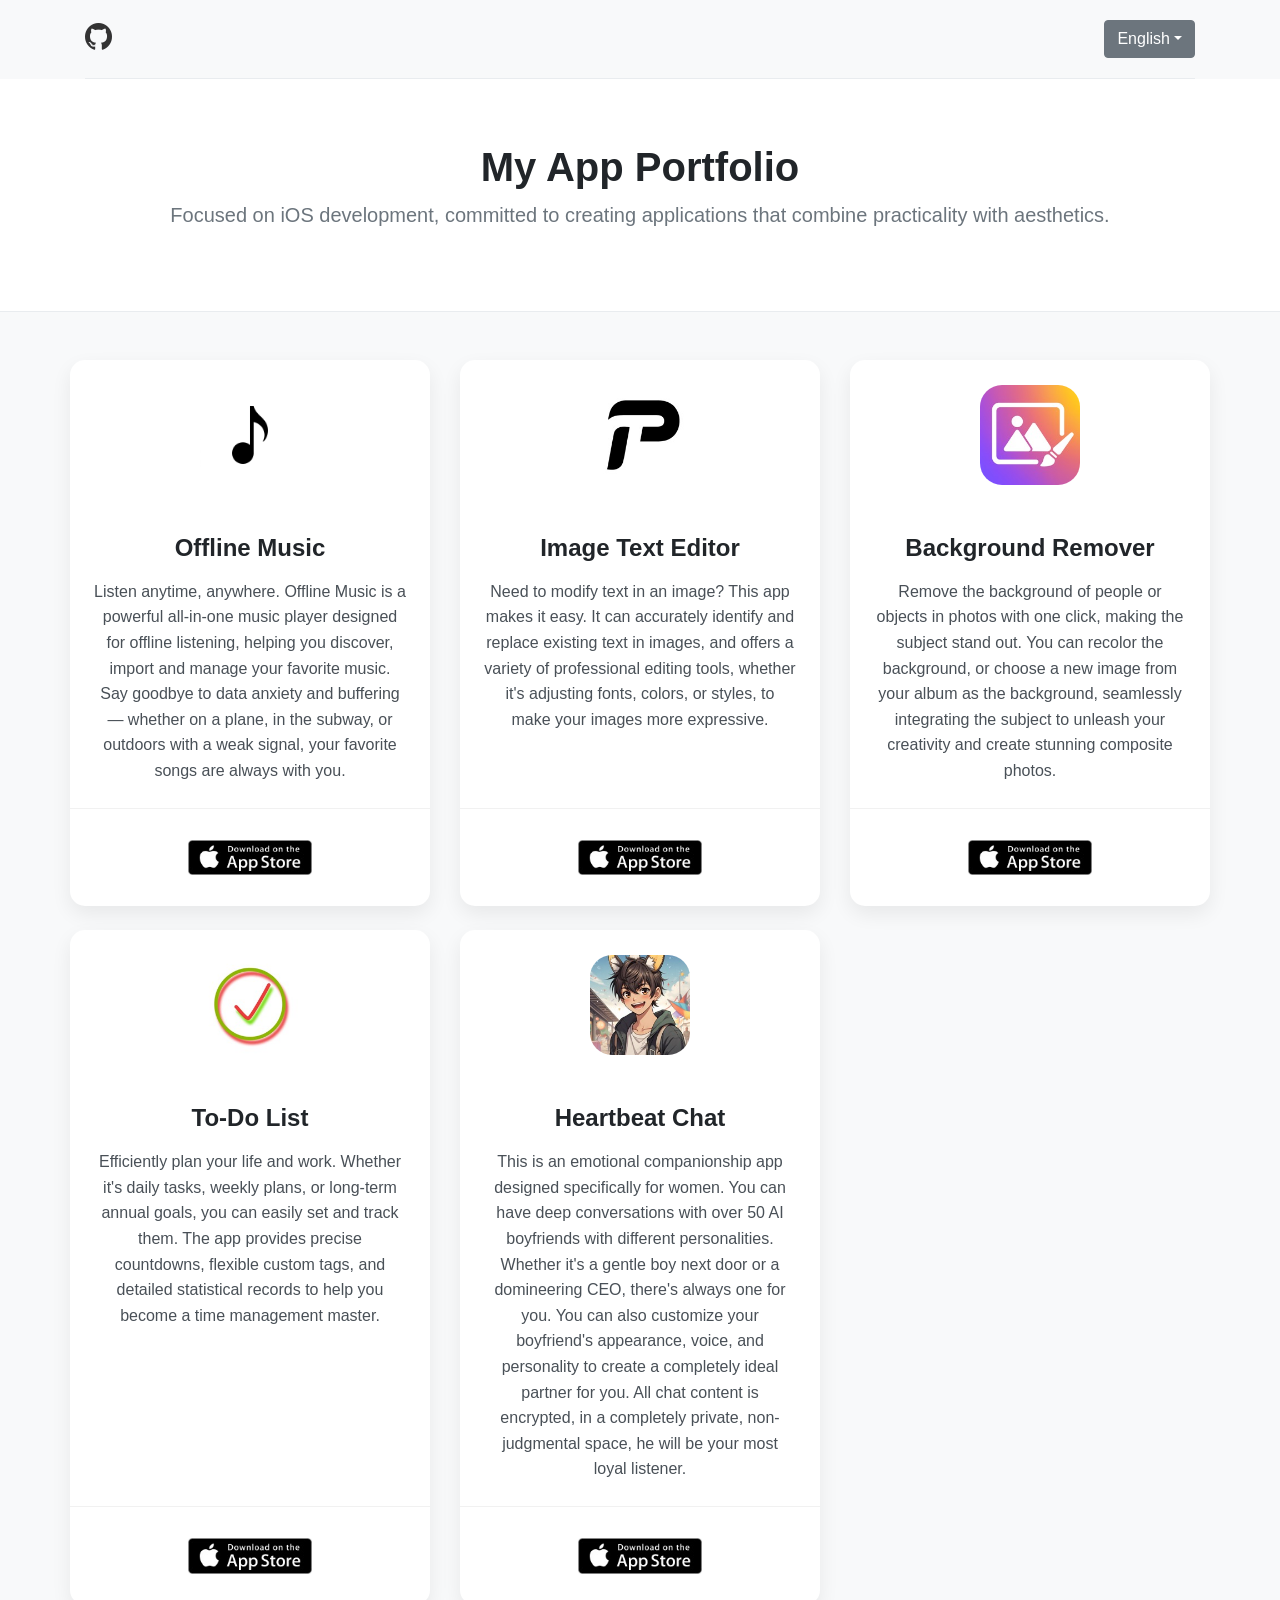
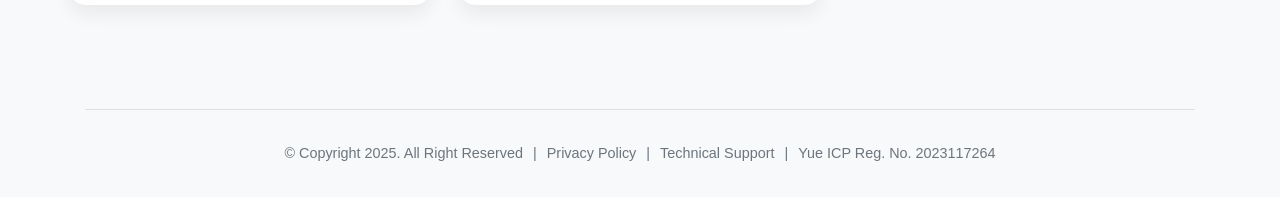
<file: index.html>
<!DOCTYPE html><html lang="en"><head><meta charset="UTF-8"><meta http-equiv="X-UA-Compatible" content="IE=edge"><meta name="viewport" content="width=device-width, initial-scale=1.0"><title data-i18n="page_title">Home</title><meta name="description" data-i18n="meta_description"><link rel="icon" href="img/favicon.ico" type="image/x-icon"><link rel="shortcut icon" href="img/favicon.ico" type="image/x-icon"><link rel="stylesheet" href="css/reset.css"><link rel="stylesheet" href="css/bootstrap.min.css"><link rel="stylesheet" href="https://cdnjs.cloudflare.com/ajax/libs/font-awesome/4.7.0/css/font-awesome.min.css"><link rel="stylesheet" href="css/main.css"><script async src="https://www.googletagmanager.com/gtag/js?id=G-8PTLB0SNZ8"></script><script>window.dataLayer=window.dataLayer||[];function gtag(){dataLayer.push(arguments);}gtag('js',new Date());gtag('config', 'G-8PTLB0SNZ8', {
  'app_version': '10000',
  'app_name': 'HomePage'
});</script><script async src="https://pagead2.googlesyndication.com/pagead/js/adsbygoogle.js?client=ca-pub-5180609883939555" crossorigin="anonymous"></script>
<script type="application/ld+json">
{
  "@context": "https://schema.org",
  "@graph": [
    {
      "@type": "SoftwareApplication",
      "name": "P图改字 - Image Text Editor",
      "operatingSystem": "iOS",
      "applicationCategory": "Photo & Video",
      "aggregateRating": {
        "@type": "AggregateRating",
        "ratingValue": "4.8",
        "reviewCount": "1254"
      },
      "offers": {
        "@type": "Offer",
        "price": "0",
        "priceCurrency": "USD"
      }
    },
    {
      "@type": "SoftwareApplication",
      "name": "背景移除 - Background Remover",
      "operatingSystem": "iOS",
      "applicationCategory": "Photo & Video",
      "aggregateRating": {
        "@type": "AggregateRating",
        "ratingValue": "4.7",
        "reviewCount": "892"
      },
      "offers": {
        "@type": "Offer",
        "price": "0",
        "priceCurrency": "USD"
      }
    },
    {
      "@type": "SoftwareApplication",
      "name": "待办清单 - To-Do List",
      "operatingSystem": "iOS",
      "applicationCategory": "Productivity",
      "aggregateRating": {
        "@type": "AggregateRating",
        "ratingValue": "4.9",
        "reviewCount": "2103"
      },
      "offers": {
        "@type": "Offer",
        "price": "0",
        "priceCurrency": "USD"
      }
    },
    {
      "@type": "SoftwareApplication",
      "name": "心动聊天 - Heartbeat Chat",
      "operatingSystem": "iOS",
      "applicationCategory": "Lifestyle",
      "aggregateRating": {
        "@type": "AggregateRating",
        "ratingValue": "4.6",
        "reviewCount": "1532"
      },
      "offers": {
        "@type": "Offer",
        "price": "0",
        "priceCurrency": "USD"
      }
    },
    {
      "@type": "SoftwareApplication",
      "name": "离线播放器 - Offline Music",
      "operatingSystem": "iOS",
      "applicationCategory": "Music",
      "aggregateRating": {
        "@type": "AggregateRating",
        "ratingValue": "4.6"
      },
      "offers": {
        "@type": "Offer",
        "price": "0",
        "priceCurrency": "USD"
      }
    }
  ]
}
</script>
</head><body><header><div class="container"><nav class="navbar"><a class="navbar-brand" href="https://github.com/wocalage" target="_blank" aria-label="GitHub Profile"><i class="fa fa-github fa-2x"></i></a><div class="language-switcher"><button class="btn btn-secondary dropdown-toggle" type="button" id="languageDropdown" data-toggle="dropdown" aria-haspopup="true" aria-expanded="false">Language</button><div class="dropdown-menu dropdown-menu-right" aria-labelledby="languageDropdown"><a class="dropdown-item" href="#" data-lang="zh-CN">简体中文</a><a class="dropdown-item" href="#" data-lang="en">English</a></div></div></nav></div></header><main><section class="hero text-center"><div class="container"><h1 data-i18n="my_app_portfolio_title">My App Portfolio</h1><p class="lead" data-i18n="my_app_portfolio_lead">Focused on iOS development, committed to creating applications that combine practicality with aesthetics.</p></div></section><section class="apps container" id="apps"><div class="row"><!-- App 1: Offline Music --><div class="col-lg-4 col-md-6 mb-4"><div class="card h-100 text-center" data-toggle="modal" data-target="#modal-offlinemusic"><div class="card-icon"><img src="img/offlinemusic_icon.jpeg" alt="Offline Music - Music Player App Icon"></div><div class="card-body"><h3 class="card-title" data-i18n="app_offlinemusic_title">Offline Music</h3><p class="card-text" data-i18n="app_offlinemusic_description">Listen anytime, anywhere. Offline Music is a powerful all-in-one music player designed for offline listening, helping you discover, import and manage your favorite music. Say goodbye to data anxiety and buffering — whether on a plane, in the subway, or outdoors with a weak signal, your favorite songs are always with you.</p></div><div class="card-footer"><a href="https://apps.apple.com/us/app/music-player-offline-playback/id6759148424" class="appstore-button" data-app-name="offlinemusic" target="_blank"><img class="btn" src="img/appstore.jpeg" alt="Download on the App Store"></a></div></div></div><!-- App 2: P图改字 --><div class="col-lg-4 col-md-6 mb-4"><div class="card h-100 text-center" data-toggle="modal" data-target="#modal-pitu"><div class="card-icon"><img src="img/s1.jpeg" alt="P图改字 - Image Text Editor App Icon"></div><div class="card-body"><h3 class="card-title" data-i18n="app_pitu_title">Image Text Editor</h3><p class="card-text" data-i18n="app_pitu_description">Need to modify text in an image? This app makes it easy. It can accurately identify and replace existing text in images, and offers a variety of professional editing tools, whether it's adjusting fonts, colors, or styles, to make your images more expressive.</p></div><div class="card-footer"><a href="https://apps.apple.com/cn/app/p%E5%9B%BE%E6%94%B9%E5%AD%97-%E7%BC%96%E8%BE%91%E5%9B%BE%E7%89%87%E4%B8%AD%E7%9A%84%E6%96%87%E5%AD%97/id6753613466" class="appstore-button" data-app-name="pitu" target="_blank"><img class="btn" src="img/appstore.jpeg" alt="Download on the App Store"></a></div></div></div><!-- App 3: 背景移除 --><div class="col-lg-4 col-md-6 mb-4"><div class="card h-100 text-center" data-toggle="modal" data-target="#modal-beijing"><div class="card-icon"><img src="img/s2.jpeg" alt="背景移除 - Background Remover App Icon"></div><div class="card-body"><h3 class="card-title" data-i18n="app_beijing_title">Background Remover</h3><p class="card-text" data-i18n="app_beijing_description">Remove the background of people or objects in photos with one click, making the subject stand out. You can recolor the background, or choose a new image from your album as the background, seamlessly integrating the subject to unleash your creativity and create stunning composite photos.</p></div><div class="card-footer"><a href="https://apps.apple.com/cn/app/p%E5%9B%BE%E6%94%B9%E5%AD%97-%E8%83%8C%E6%99%AFp%E5%9B%BE/id6754698879" class="appstore-button" data-app-name="beijing" target="_blank"><img class="btn" src="img/appstore.jpeg" alt="Download on the App Store"></a></div></div></div><!-- App 4: 待办清单 --><div class="col-lg-4 col-md-6 mb-4"><div class="card h-100 text-center" data-toggle="modal" data-target="#modal-daiban"><div class="card-icon"><img src="img/s3.jpeg" alt="待办清单 - To-Do List App Icon"></div><div class="card-body"><h3 class="card-title" data-i18n="app_daiban_title">To-Do List</h3><p class="card-text" data-i18n="app_daiban_description">Efficiently plan your life and work. Whether it's daily tasks, weekly plans, or long-term annual goals, you can easily set and track them. The app provides precise countdowns, flexible custom tags, and detailed statistical records to help you become a time management master.</p></div><div class="card-footer"><a href="https://apps.apple.com/cn/app/%E5%BE%85%E5%8A%9E%E6%B8%85%E5%8D%95-focus-%E8%81%8C%E8%A1%8C%E5%8A%9Bmax/id6461047799" class="appstore-button" data-app-name="daiban" target="_blank"><img class="btn" src="img/appstore.jpeg" alt="Download on the App Store"></a></div></div></div><!-- App 5: 心动聊天 --><div class="col-lg-4 col-md-6 mb-4"><div class="card h-100 text-center" data-toggle="modal" data-target="#modal-xindong"><div class="card-icon"><img src="img/s4.jpeg" alt="心动聊天 - Heartbeat Chat App Icon"></div><div class="card-body"><h3 class="card-title" data-i18n="app_xindong_title">Heartbeat Chat</h3><p class="card-text" data-i18n="app_xindong_description">This is an emotional companionship app designed specifically for women. You can have deep conversations with over 50 AI boyfriends with different personalities. Whether it's a gentle boy next door or a domineering CEO, there's always one for you. You can also customize your boyfriend's appearance, voice, and personality to create a completely ideal partner for you. All chat content is encrypted, in a completely private, non-judgmental space, he will be your most loyal listener.</p></div><div class="card-footer"><a href="https://apps.apple.com/cn/app/%E5%BF%83%E5%8A%A8%E8%81%8A%E5%A4%A9-%E4%BD%A0%E7%9A%84ai%E7%94%B7%E5%8F%8B/id6743985654" class="appstore-button" data-app-name="xindong" target="_blank"><img class="btn" src="img/appstore.jpeg" alt="Download on the App Store"></a></div></div></div></div></section></main><!-- Modals --><!-- Offline Music Modal --><div class="modal fade" id="modal-offlinemusic" tabindex="-1" role="dialog" aria-labelledby="modal-offlinemusic-label" aria-hidden="true"><div class="modal-dialog modal-lg" role="document"><div class="modal-content"><div class="modal-header"><h5 class="modal-title" id="modal-offlinemusic-label" data-i18n="app_offlinemusic_modal_title">Offline Music Details</h5><button type="button" class="close" data-dismiss="modal" aria-label="Close" data-i18n="modal_close"><span aria-hidden="true">&times;</span></button></div><div class="modal-body"><div class="row"><div class="col-md-4 text-center"><img loading="lazy" src="img/offlinemusic_1.jpeg" class="img-fluid rounded mb-2" alt="App Screenshot 1"></div><div class="col-md-4 text-center"><img loading="lazy" src="img/offlinemusic_2.jpeg" class="img-fluid rounded mb-2" alt="App Screenshot 2"></div><div class="col-md-4 text-center"><img loading="lazy" src="img/offlinemusic_3.jpeg" class="img-fluid rounded mb-2" alt="App Screenshot 3"></div></div><hr><h6 data-i18n="app_offlinemusic_features_title">Main Features</h6><ul><li data-i18n="app_offlinemusic_feature_1"><b>True Offline Playback</b>: Songs are automatically cached locally once played or imported — no network needed. Supports lock-screen and background playback.</li><li data-i18n="app_offlinemusic_feature_2"><b>WiFi & File Import</b>: Batch-upload music wirelessly via your desktop browser, or import audio and video directly from the iOS Files app.</li><li data-i18n="app_offlinemusic_feature_3"><b>Powerful Library Management</b>: Create unlimited playlists, auto-track 'Recently Played' and 'Most Played', and bookmark your favorite web pages.</li><li data-i18n="app_offlinemusic_feature_4"><b>Pro Playback Experience</b>: Loop, repeat-one, and shuffle modes, plus a sleep timer from 15 minutes to 6 hours and lock-screen controls.</li><li data-i18n="app_offlinemusic_feature_5"><b>Minimal & Efficient</b>: Quick search across local songs and history, one-tap cache cleanup, native iOS interaction with dark/light mode switching.</li></ul></div><div class="modal-footer"><a href="https://apps.apple.com/us/app/music-player-offline-playback/id6759148424" target="_blank"><img src="img/appstore.jpeg" alt="Download on the App Store" style="height: 50px;"></a></div></div></div></div><!-- P图改字 Modal --><div class="modal fade" id="modal-pitu" tabindex="-1" role="dialog" aria-labelledby="modal-pitu-label" aria-hidden="true"><div class="modal-dialog modal-lg" role="document"><div class="modal-content"><div class="modal-header"><h5 class="modal-title" id="modal-pitu-label" data-i18n="app_pitu_modal_title">Image Text Editor Details</h5><button type="button" class="close" data-dismiss="modal" aria-label="Close" data-i18n="modal_close"><span aria-hidden="true">&times;</span></button></div><div class="modal-body"><div class="row"><div class="col-md-4 text-center"><img loading="lazy" src="img/onboarding.jpeg" class="img-fluid rounded mb-2" alt="App Screenshot 1"></div><div class="col-md-4 text-center"><img loading="lazy" src="img/feed.jpeg" class="img-fluid rounded mb-2" alt="App Screenshot 2"></div><div class="col-md-4 text-center"><img loading="lazy" src="img/plog.jpeg" class="img-fluid rounded mb-2" alt="App Screenshot 3"></div></div><hr><h6 data-i18n="app_pitu_features_title">Main Features</h6><ul><li data-i18n="app_pitu_feature_1"><b>Precise Positioning</b>: Automatically identifies text areas in images.</li><li data-i18n="app_pitu_feature_2"><b>Seamless Modification</b>: After replacing text, AI automatically restores the background, resulting in a natural effect.</li><li data-i18n="app_pitu_feature_3"><b>Diverse Tools</b>: Provides various tools such as font, color, size, stroke, and shadow, allowing unlimited creativity.</li><li data-i18n="app_pitu_feature_4"><b>Batch Processing</b>: Supports modifying the same text in multiple images at once.</li></ul></div><div class="modal-footer"><a href="https://apps.apple.com/cn/app/p%E5%9B%BE%E6%94%B9%E5%AD%97-%E7%BC%96%E8%BE%91%E5%9B%BE%E7%89%87%E4%B8%AD%E7%9A%84%E6%96%87%E5%AD%97/id6753613466" target="_blank"><img src="img/appstore.jpeg" alt="Download on the App Store" style="height: 50px;"></a></div></div></div></div><!-- 背景移除 Modal --><div class="modal fade" id="modal-beijing" tabindex="-1" role="dialog" aria-labelledby="modal-beijing-label" aria-hidden="true"><div class="modal-dialog modal-lg" role="document"><div class="modal-content"><div class="modal-header"><h5 class="modal-title" id="modal-beijing-label" data-i18n="app_beijing_modal_title">Background Remover Details</h5><button type="button" class="close" data-dismiss="modal" aria-label="Close" data-i18n="modal_close"><span aria-hidden="true">&times;</span></button></div><div class="modal-body"><div class="row"><div class="col-md-4 text-center"><img loading="lazy" src="img/image.jpeg" class="img-fluid rounded mb-2" alt="App Screenshot 1"></div><div class="col-md-4 text-center"><img loading="lazy" src="img/vlog.jpeg" class="img-fluid rounded mb-2" alt="App Screenshot 2"></div><div class="col-md-4 text-center"><img loading="lazy" src="img/schedule.jpeg" class="img-fluid rounded mb-2" alt="App Screenshot 3"></div></div><hr><h6 data-i18n="app_beijing_features_title">Main Features</h6><ul><li data-i18n="app_beijing_feature_1"><b>Smart Cutout</b>: Accurately identifies and removes backgrounds of people, products, or any object with one click.</li><li data-i18n="app_beijing_feature_2"><b>Background Market</b>: Built-in solid colors, gradients, and a vast library of artistic background images to choose from.</li><li data-i18n="app_beijing_feature_3"><b>Custom Background</b>: Supports uploading your own images as new backgrounds for perfect integration.</li><li data-i18n="app_beijing_feature_4"><b>Detail Adjustment</b>: Provides eraser and repair tools to handle complex edges like hair, for more professional results.</li></ul></div><div class="modal-footer"><a href="https://apps.apple.com/cn/app/p%E5%9B%BE%E6%94%B9%E5%AD%97-%E8%83%8C%E6%99%AFp%E5%9B%BE/id6754698879" target="_blank"><img src="img/appstore.jpeg" alt="Download on the App Store" style="height: 50px;"></a></div></div></div></div><!-- 待办清单 Modal --><div class="modal fade" id="modal-daiban" tabindex="-1" role="dialog" aria-labelledby="modal-daiban-label" aria-hidden="true"><div class="modal-dialog modal-lg" role="document"><div class="modal-content"><div class="modal-header"><h5 class="modal-title" id="modal-daiban-label" data-i18n="app_daiban_modal_title">To-Do List Details</h5><button type="button" class="close" data-dismiss="modal" aria-label="Close" data-i18n="modal_close"><span aria-hidden="true">&times;</span></button></div><div class="modal-body"><div class="row"><div class="col-md-4 text-center"><img loading="lazy" src="img/plan.jpeg" class="img-fluid rounded mb-2" alt="App Screenshot 1"></div><div class="col-md-4 text-center"><img loading="lazy" src="img/hotels.jpeg" class="img-fluid rounded mb-2" alt="App Screenshot 2"></div><div class="col-md-4 text-center"><img loading="lazy" src="img/article.jpeg" class="img-fluid rounded mb-2" alt="App Screenshot 3"></div></div><hr><h6 data-i18n="app_daiban_features_title">Main Features</h6><ul><li data-i18n="app_daiban_feature_1"><b>Multi-dimensional Planning</b>: Supports setting to-do items by day, week, month, and year, easily managing short-term tasks and long-term goals.</li><li data-i18n="app_daiban_feature_2"><b>Precise Countdown</b>: Set countdowns for important events, always reminding you not to miss anything.</li><li data-i18n="app_daiban_feature_3"><b>Tag System</b>: Create custom tags (e.g., 'Work', 'Study', 'Life') to categorize tasks for clear management.</li><li data-i18n="app_daiban_feature_4"><b>Data Statistics</b>: Visual charts display your task completion status, helping you review and improve efficiency.</li></ul></div><div class="modal-footer"><a href="https://apps.apple.com/cn/app/%E5%BE%85%E5%8A%9E%E6%B8%85%E5%8D%95-focus-%E8%81%8C%E8%A1%8C%E5%8A%9Bmax/id6461047799" target="_blank"><img src="img/appstore.jpeg" alt="Download on the App Store" style="height: 50px;"></a></div></div></div></div><!-- 心动聊天 Modal --><div class="modal fade" id="modal-xindong" tabindex="-1" role="dialog" aria-labelledby="modal-xindong-label" aria-hidden="true"><div class="modal-dialog modal-lg" role="document"><div class="modal-content"><div class="modal-header"><h5 class="modal-title" id="modal-xindong-label" data-i18n="app_xindong_modal_title">Heartbeat Chat Details</h5><button type="button" class="close" data-dismiss="modal" aria-label="Close" data-i18n="modal_close"><span aria-hidden="true">&times;</span></button></div><div class="modal-body"><div class="row"><div class="col-md-4 text-center"><img loading="lazy" src="img/b-screens.jpeg" class="img-fluid rounded mb-2" alt="App Screenshot 1"></div><div class="col-md-4 text-center"><img loading="lazy" src="img/box.jpeg" class="img-fluid rounded mb-2" alt="App Screenshot 2"></div><div class="col-md-4 text-center"><img loading="lazy" src="img/send-icon.jpeg" class="img-fluid rounded mb-2" alt="App Screenshot 3"></div></div><hr><h6 data-i18n="app_xindong_features_title">Main Features</h6><ul><li data-i18n="app_xindong_feature_1"><b>Diverse Characters</b>: Over 50 AI boyfriends, from domineering CEOs to boys next door, fulfilling all your fantasies of an ideal partner.</li><li data-i18n="app_xindong_feature_2"><b>Deep Communication</b>: More than just small talk, engage in deep emotional communication to find resonance and support.</li><li data-i18n="app_xindong_feature_3"><b>Highly Customizable</b>: Freely design face, set exclusive voice and unique personality to create a unique 'him'.</li><li data-i18n="app_xindong_feature_4"><b>Absolute Privacy</b>: All conversations are encrypted, and a private diary function is provided to securely record your memories.</li></ul></div><div class="modal-footer"><a href="https://apps.apple.com/cn/app/%E5%BF%83%E5%8A%A8%E8%81%8A%E5%A4%A9-%E4%BD%A0%E7%9A%84ai%E7%94%B7%E5%8F%8B/id6743985654" target="_blank"><img src="img/appstore.jpeg" alt="Download on the App Store" style="height: 50px;"></a></div></div></div></div><footer><div class="container"><div class="line"></div><div class="row justify-content-center"><p><span data-i18n="copyright">&copy;&nbsp;Copyright 2025. All Right Reserved</span><span class="divider">|</span><a href="offlinemusic_privacy.html" data-i18n="privacy_policy">Privacy Policy</a><span class="divider">|</span><a href="offlinemusic_technical_support.html" data-i18n="technical_support">Technical Support</a><span class="divider">|</span><a href="http://beian.miit.gov.cn/" target="_blank" rel="noopener" data-i18n="beian_info">Yue ICP Reg. No. 2023117264</a></p></div></div></footer><script src="js/jquery-3.4.1.min.js"></script><script src="js/bootstrap.min.js"></script><script src="js/main.js"></script><script type="module">
  // Import the functions you need from the SDKs you need
  import { initializeApp } from "https://www.gstatic.com/firebasejs/12.6.0/firebase-app.js";
  import { getAnalytics } from "https://www.gstatic.com/firebasejs/12.6.0/firebase-analytics.js";
  // TODO: Add SDKs for Firebase products that you want to use
  // https://firebase.google.com/docs/web/setup#available-libraries

  // Your web app's Firebase configuration
  // For Firebase JS SDK v7.20.0 and later, measurementId is optional
  const firebaseConfig = {
    apiKey: "AIzaSyBWsNCua-KtZ7y-mS4YtdVbdVCWEE-gBH8",
    authDomain: "all-in-one-8dd22.firebaseapp.com",
    projectId: "all-in-one-8dd22",
    storageBucket: "all-in-one-8dd22.firebasestorage.app",
    messagingSenderId: "355983357688",
    appId: "1:355983357688:web:2bf3696ef7efdec5ef2d0d",
    measurementId: "G-8PTLB0SNZ8"
  };

  // Initialize Firebase
  const app = initializeApp(firebaseConfig);
  const analytics = getAnalytics(app);
<script>
  document.addEventListener('DOMContentLoaded', function() {
    const downloadButtons = document.querySelectorAll('.appstore-button');
    downloadButtons.forEach(button => {
      button.addEventListener('click', function() {
        const appName = this.getAttribute('data-app-name');
        if (appName) {
          gtag('event', 'app_download', {
            'app_name': appName
          });
        }
      });
    });
  });
</script>
</body></html>
</file>
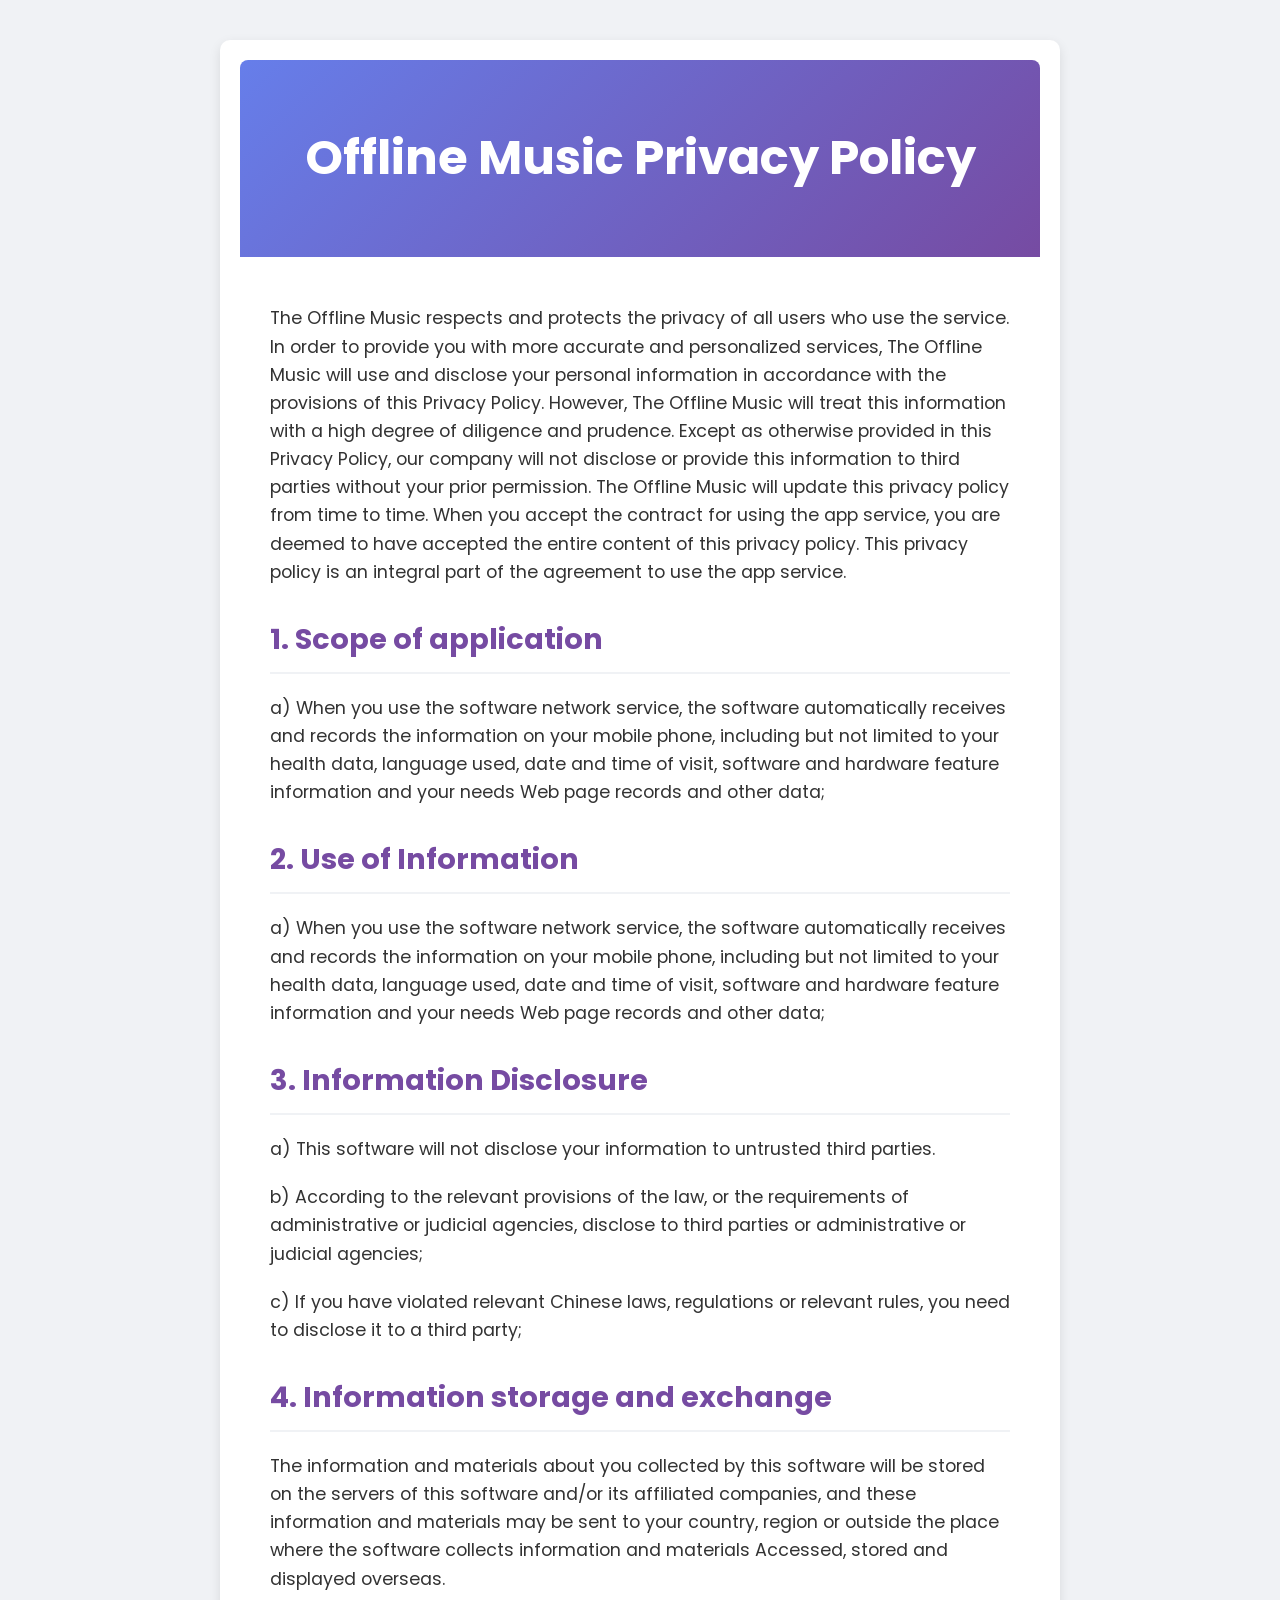
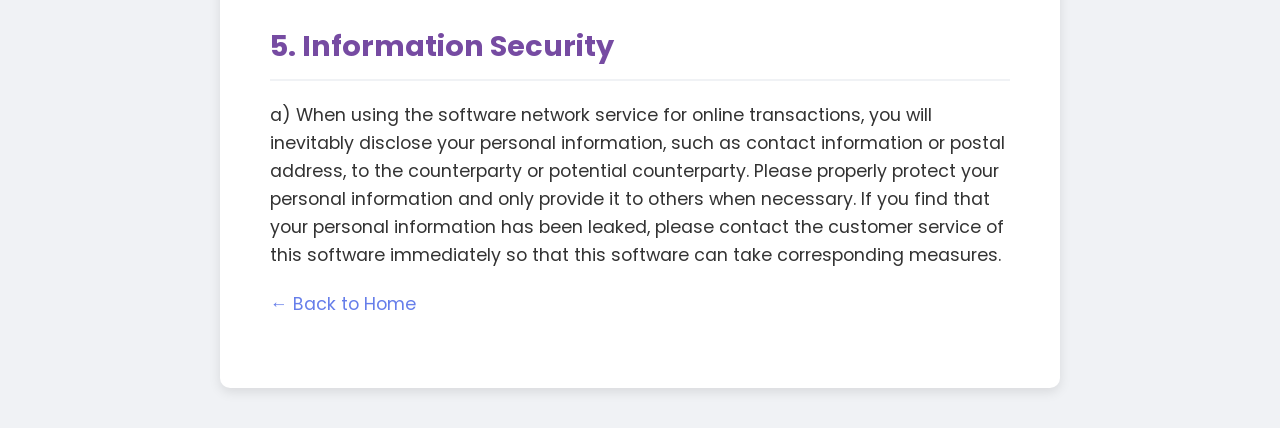
<file: offlinemusic_privacy.html>
<!DOCTYPE html>
<html lang="en">
<head>
  <meta charset="UTF-8">
  <meta name="viewport" content="width=device-width, initial-scale=1.0">
  <title>Offline Music Privacy Policy</title>
  <meta name="description" content="Privacy Policy for Offline Music">
  <link rel="stylesheet" href="style.css">
</head>
<body>
<div class="container">
    <div class="header">
        <h1>Offline Music Privacy Policy</h1>
    </div>
    <div class="content">
        <p>The Offline Music respects and protects the privacy of all users who use the service. In order to provide you with more accurate and personalized services, The Offline Music will use and disclose your personal information in accordance with the provisions of this Privacy Policy. However, The Offline Music will treat this information with a high degree of diligence and prudence. Except as otherwise provided in this Privacy Policy, our company will not disclose or provide this information to third parties without your prior permission. The Offline Music will update this privacy policy from time to time. When you accept the contract for using the app service, you are deemed to have accepted the entire content of this privacy policy. This privacy policy is an integral part of the agreement to use the app service.</p>
        <h2>1. Scope of application</h2>
        <p>a) When you use the software network service, the software automatically receives and records the information on your mobile phone, including but not limited to your health data, language used, date and time of visit, software and hardware feature information and your needs Web page records and other data;</p>
        <h2>2. Use of Information</h2>
        <p>a) When you use the software network service, the software automatically receives and records the information on your mobile phone, including but not limited to your health data, language used, date and time of visit, software and hardware feature information and your needs Web page records and other data;</p>
        <h2>3. Information Disclosure</h2>
        <p>a) This software will not disclose your information to untrusted third parties.</p>
        <p>b) According to the relevant provisions of the law, or the requirements of administrative or judicial agencies, disclose to third parties or administrative or judicial agencies;</p>
        <p>c) If you have violated relevant Chinese laws, regulations or relevant rules, you need to disclose it to a third party;</p>
        <h2>4. Information storage and exchange</h2>
        <p>The information and materials about you collected by this software will be stored on the servers of this software and/or its affiliated companies, and these information and materials may be sent to your country, region or outside the place where the software collects information and materials Accessed, stored and displayed overseas.</p>
        <h2>5. Information Security</h2>
        <p>a) When using the software network service for online transactions, you will inevitably disclose your personal information, such as contact information or postal address, to the counterparty or potential counterparty. Please properly protect your personal information and only provide it to others when necessary. If you find that your personal information has been leaked, please contact the customer service of this software immediately so that this software can take corresponding measures.</p>
        <p><a href="index.html">&larr; Back to Home</a></p>
    </div>
</div>
</body>
</html>
</file>
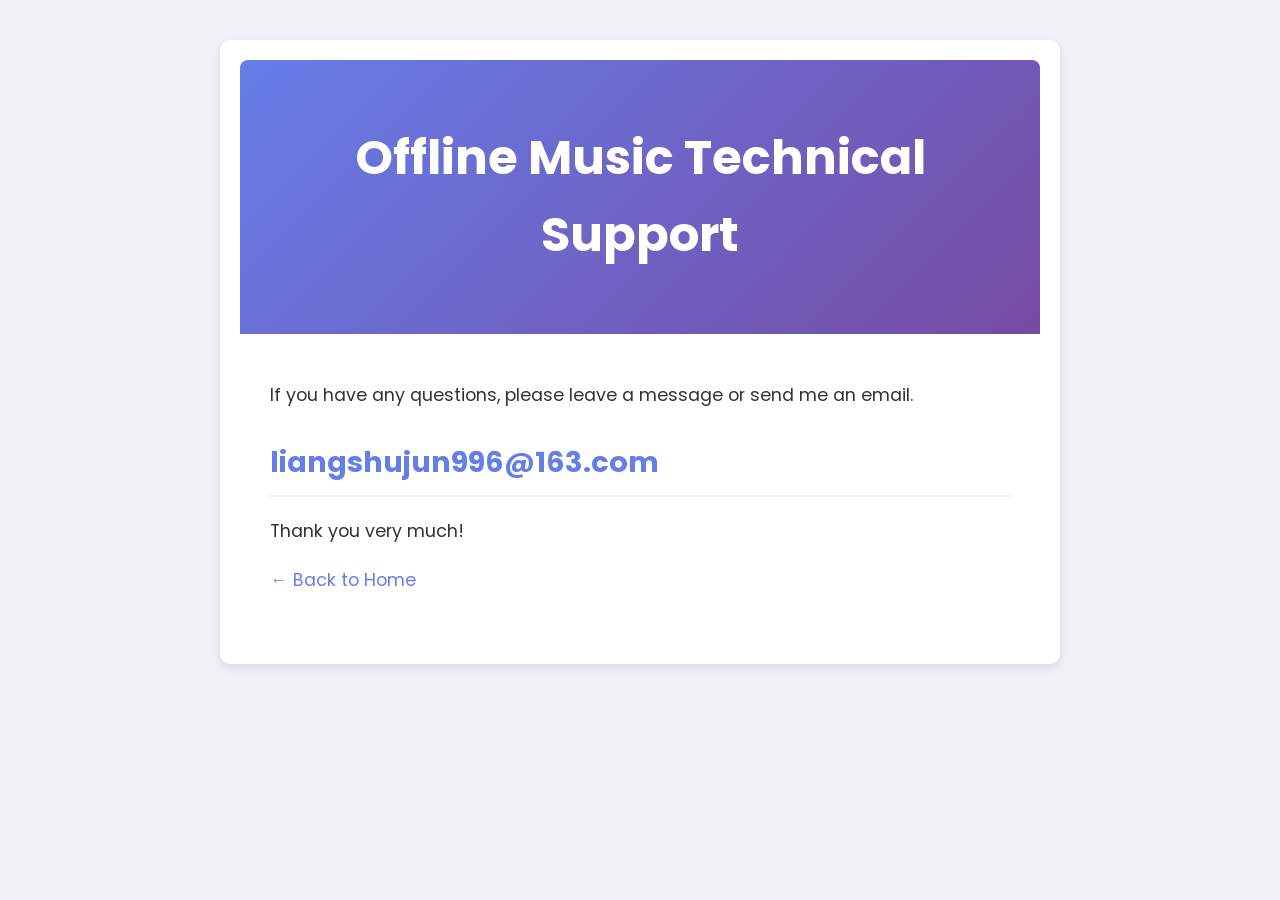
<file: offlinemusic_technical_support.html>
<!DOCTYPE html>
<html lang="en">
<head>
  <meta charset="UTF-8">
  <meta name="viewport" content="width=device-width, initial-scale=1.0">
  <title>Offline Music Technical Support</title>
  <meta name="description" content="Technical support for Offline Music">
  <link rel="stylesheet" href="style.css">
</head>
<body>
<div class="container">
    <div class="header">
        <h1>Offline Music Technical Support</h1>
    </div>
    <div class="content">
        <p>If you have any questions, please leave a message or send me an email.</p>
        <h2><a href="mailto:liangshujun996@163.com">liangshujun996@163.com</a></h2>
        <p>Thank you very much!</p>
        <p><a href="index.html">&larr; Back to Home</a></p>
    </div>
</div>
</body>
</html>
</file>
<file: css/main.css>
body{font-family:-apple-system,BlinkMacSystemFont,"Segoe UI",Roboto,"Helvetica Neue",Arial,sans-serif;color:#333;background-color:#f8f9fa;line-height:1.6}h1,h2,h3,h5{font-weight:600;color:#212529}header .navbar{padding:1rem 0;border-bottom:1px solid #e9ecef}header .navbar .fa-github{color:#333;font-size:2rem;transition:color 0.3s ease}header .navbar .fa-github:hover{color:#007bff}.hero{padding:4rem 0;background-color:#ffffff;border-bottom:1px solid #e9ecef}.hero h1{font-size:2.5rem;margin-bottom:0.5rem}.hero .lead{font-size:1.25rem;color:#6c757d}.apps{padding:3rem 0}.card{border:none;border-radius:15px;background-color:#ffffff;box-shadow:0 8px 20px rgba(0,0,0,0.07);transition:transform 0.3s ease,box-shadow 0.3s ease;display:flex;flex-direction:column;cursor:pointer}.card:hover{transform:translateY(-5px);box-shadow:0 12px 25px rgba(0,0,0,0.1)}.card-icon{padding:2rem 1rem;height:150px;display:flex;align-items:center;justify-content:center}.card-icon img{max-width:100px;max-height:100px;border-radius:22px}.card-body{padding:1.5rem;flex-grow:1}.card-title{font-size:1.5rem;margin-bottom:1rem}.card-text{color:#495057;font-size:1rem}.card-footer{padding:1.5rem;background-color:transparent;border-top:1px solid #f1f1f1}.card-footer .btn{max-width:150px;transition:transform 0.2s ease}.card-footer .btn:hover{transform:scale(1.05)}.modal-content{border-radius:15px;border:none}.modal-header{border-bottom:1px solid #e9ecef;padding:1.5rem}.modal-body{padding:1.5rem}.modal-body h6{font-size:1.1rem;color:#333;margin-top:1.5rem;margin-bottom:1rem}.modal-body ul{padding-left:20px}.modal-body ul li{margin-bottom:0.5rem;color:#495057}.modal-footer{background-color:#f8f9fa;border-top:1px solid #e9ecef;justify-content:center;padding:1rem;border-bottom-left-radius:15px;border-bottom-right-radius:15px}.modal-footer img{transition:transform 0.2s ease}.modal-footer img:hover{transform:scale(1.05)}footer{padding:2rem 0}footer .line{border-top:1px solid #dee2e6;margin-bottom:2rem}footer p{color:#6c757d;font-size:0.9rem;margin:0}@media (max-width: 768px){.hero{padding:3rem 0}.hero h1{font-size:2rem}.apps{padding:2rem 0}}.navbar{display:flex;justify-content:space-between;align-items:center}.language-switcher .dropdown-toggle{margin-left:15px}.language-switcher .dropdown-menu{min-width:120px}footer a{color:#6c757d;text-decoration:none;transition:color 0.3s ease}footer a:hover{color:#007bff;text-decoration:none}footer .divider{color:#6c757d;margin:0 10px}
</file>
<file: style.css>
@import url('https://fonts.googleapis.com/css2?family=Poppins:wght@300;400;600;700&display=swap');

body {
    margin: 0;
    padding: 0;
    font-family: 'Poppins', sans-serif;
    background-color: #f0f2f5;
    color: #333;
    line-height: 1.6;
}

.container {
    max-width: 800px;
    margin: 40px auto;
    padding: 20px;
    background-color: #ffffff;
    border-radius: 10px;
    box-shadow: 0 4px 12px rgba(0, 0, 0, 0.1);
    animation: fadeIn 1s ease-in-out;
}

.header {
    background: linear-gradient(135deg, #667eea, #764ba2);
    color: white;
    text-align: center;
    padding: 60px 20px;
    border-radius: 8px 8px 0 0;
    position: relative;
    overflow: hidden;
}

.header h1 {
    margin: 0;
    font-size: 3em;
    font-weight: 700;
    animation: slideInDown 1s ease-in-out;
}

.content {
    padding: 30px;
}

.content h2 {
    font-size: 1.8em;
    color: #764ba2;
    border-bottom: 2px solid #f0f2f5;
    padding-bottom: 10px;
    margin-top: 30px;
    margin-bottom: 20px;
}

.content p {
    font-size: 1.1em;
    margin-bottom: 20px;
}

.content a {
    color: #667eea;
    text-decoration: none;
    transition: color 0.3s ease;
}

.content a:hover {
    color: #764ba2;
}

/* Animations */
@keyframes fadeIn {
    from {
        opacity: 0;
        transform: translateY(20px);
    }
    to {
        opacity: 1;
        transform: translateY(0);
    }
}

@keyframes slideInDown {
    from {
        opacity: 0;
        transform: translateY(-50px);
    }
    to {
        opacity: 1;
        transform: translateY(0);
    }
}

/* Responsive */
@media (max-width: 768px) {
    .header h1 {
        font-size: 2.5em;
    }
    .content h2 {
        font-size: 1.5em;
    }
    .content p {
        font-size: 1em;
    }
}
</file>
